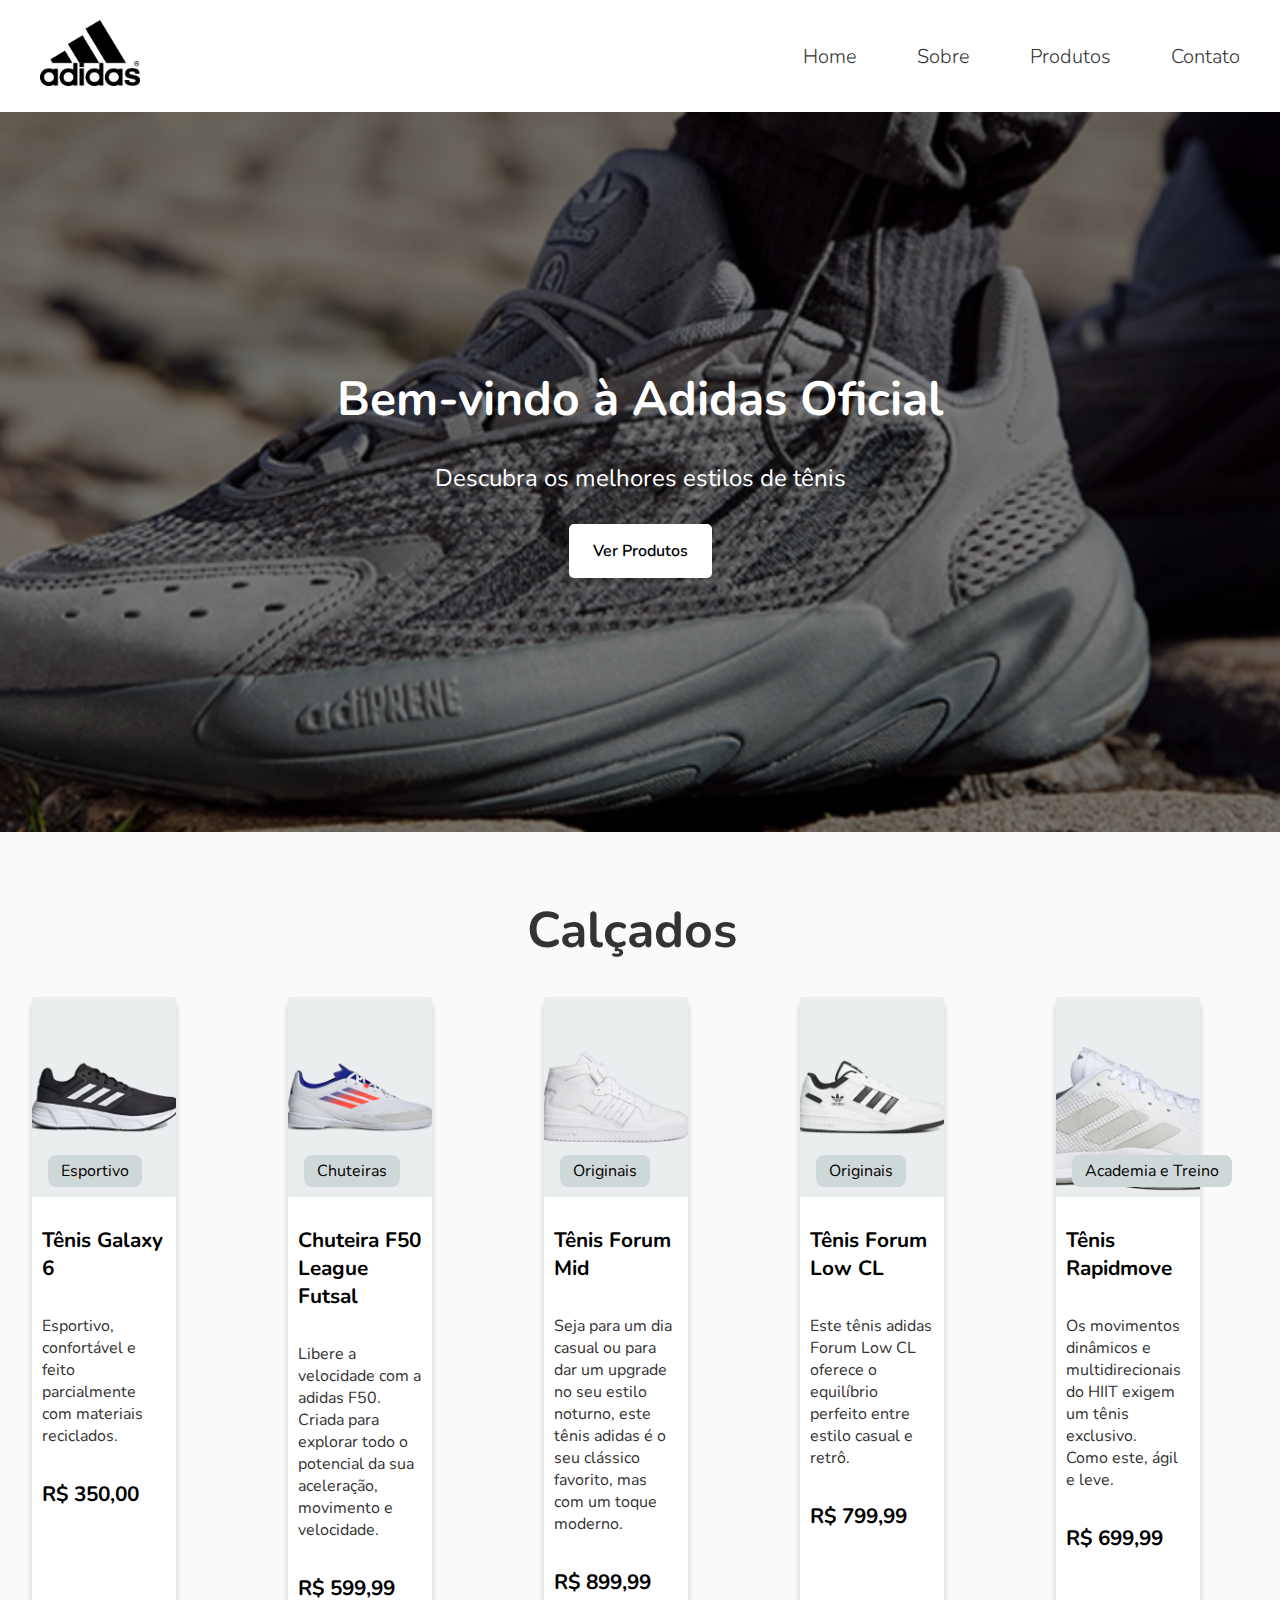
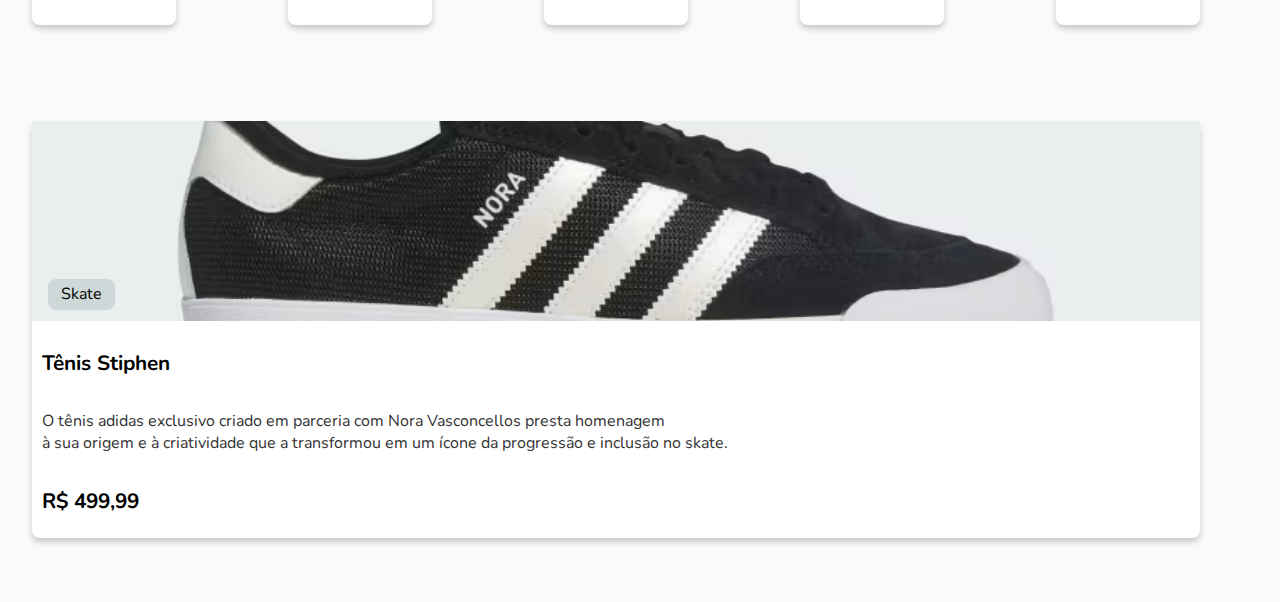
<file: Flexbox/index.html>
<!DOCTYPE html>
<html lang="pt">
<head>
    <meta charset="UTF-8">
    <meta name="viewport" content="width=device-width, initial-scale=1.0">
    <title>Flexbox</title>
    <link rel="stylesheet" href="/Flexbox/style.css">
</head>
<body>
    
    <header class="cabecalho">
        <div id="logo">
            <img src="/Flexbox/Imagem/adidas-39.png" alt="Logo da abibas">
        </div> 
        
        <nav>
            <ul class="menu-principal">
                <li><a href="#"></a>Home</li>
                <li><a href="#"></a>Sobre</li>
                <li><a href="#"></a>Produtos</li>
                <li><a href="#"></a>Contato</li>
            </ul>
        </nav>
    </header>

    <main> 
        <section class="hero">
            <div class="transparent-cover">
                <h1>Bem-vindo à Adidas Oficial</h1>
                <h3>Descubra os melhores estilos de tênis</h3>
                <a href="produtos.html" class="botao">Ver Produtos</a>
            </div>
        </section>

        <section class="package">
            <h2>Calçados</h2>   
                <div class="package-container">
                    <div class="package-card">
                        <img src="/Flexbox/Imagem/Tenis_Galaxy_6_Preto_GW3848_01_standard.avif" alt="Tênis Galaxy 6">
                            <spam class="category">Esportivo</spam> 
                            <h3>Tênis Galaxy 6</h3>
                            <p>Esportivo, confortável e feito parcialmente<br> 
                                com materiais reciclados.</p>
                            <h4 class="preco">R$ 350,00</h4>  
                    </div>

                    <div class="package-card">
                        <img src="/Flexbox/Imagem/Chuteira_F50_League_Futsal_Branco_IF1395_01_standard_hover.avif" alt="Chuteira F50 League Futsal">
                            <spam class="category">Chuteiras</spam> 
                            <h3>Chuteira F50 League Futsal</h3>
                            <p>Libere a velocidade com a adidas F50. Criada para explorar todo o potencial da sua aceleração, movimento e velocidade.</p>
                            <h4 class="preco">R$ 599,99</h4>  
                    </div>

                    <div class="package-card">
                        <img src="/Flexbox/Imagem/Tenis_Forum_Mid_Branco_IG3754_01_standard.avif" alt="Tênis Forum Mid">
                            <spam class="category">Originais</spam> 
                            <h3>Tênis Forum Mid</h3>
                            <p>Seja para um dia casual ou para dar um upgrade no seu estilo noturno,
                                este tênis adidas é o seu clássico favorito, mas com um toque moderno.</p>
                            <h4 class="preco">R$ 899,99</h4>  
                    </div>

                    <div class="package-card">
                        <img src="/Flexbox/Imagem/Tenis_Forum_Low_CL_Branco_IH7830_01_standard.avif" alt="Tênis Forum Low CL">
                            <spam class="category">Originais</spam> 
                            <h3>Tênis Forum Low CL</h3>
                            <p>Este tênis adidas Forum Low CL oferece o equilíbrio perfeito entre estilo casual e retrô.</p>
                            <h4 class="preco">R$ 799,99</h4>  
                    </div>

                    <div class="package-card">
                        <img src="/Flexbox/Imagem/Captura de tela 2024-09-06 205957.png" alt="Tênis Rapidmove">
                            <spam class="category">Academia e Treino</spam> 
                            <h3>Tênis Rapidmove</h3>
                            <p>Os movimentos dinâmicos e multidirecionais do HIIT exigem um tênis exclusivo.<br> 
                                Como este, ágil e leve.</p>
                            <h4 class="preco">R$ 699,99</h4>  
                    </div>

                    <div class="package-card">
                        <img src="/Flexbox/Imagem/Tenis_Nora_Preto_IG4115_01_standard.avif" alt="Tênis Stiphen">
                            <spam class="category">Skate</spam> 
                            <h3>Tênis Stiphen</h3>
                            <p>O tênis adidas exclusivo criado em parceria com Nora Vasconcellos presta homenagem<br>
                                à sua origem e à criatividade que a transformou em um ícone da progressão e inclusão no skate.</p>
                            <h4 class="preco">R$ 499,99</h4>  
                    </div>   
        </section>
    </main>


    <footer>


    </footer>








</body>
</html>
</file>
<file: Flexbox/style.css>
@import url('https://fonts.googleapis.com/css2?family=Nunito:ital,wght@0,200..1000;1,200..1000&display=swap');
    
    :root {
        --primary-color: #ffff;
        --second-color: black;
        --text-color: #333;
        --bg-color: #fafafa;
        --meta-color: #777;
        --heading-font: Arial, sans-serif;
        --body-font:  "Nunito", sans-serif;
    }


    * {
        margin: 0;
        padding: 0;
        box-sizing: border-box;
    }

    body {
        font-family: "Nunito", sans-serif;
        font-family: var(--body-font);
        background-color: var(--bg-color);
        color: var(--text-color);
    }

    .cabecalho {
        display: flex;
        justify-content: space-between;
        background-color: #ffff;
        padding: 20px 40px;
        align-items: center;   
    }

    #logo img {
        max-width: 100px;
    }

    .menu-principal {
        display: flex;
        gap: 60px;
        list-style: none;
        font-size: 20px;
        font-weight: 300;
    }

    .hero {
        background-image: url(/Flexbox/Imagem/header.jpg);
        background-size: cover;
        background-position: center;
        height: 80vh;
        width: 100%;
        text-align: center;
    }

    .transparent-cover {
        background-color: rgba(0, 0, 0, 0.5);
        height: 80vh;
        width: 100%;
        display: flex;
        justify-content: center;
        align-items: center;
        flex-direction: column;
        gap: 30px;
        color: white;
    }

    .transparent-cover h1 {
        font-size: 3rem;
        color: #ffff;
    }

    .transparent-cover h3 {
        font-size: 1.5rem;
        color: #ffff;
        font-weight: 400;
    }

    .botao {
        background-color: #ffff;
        text-decoration: none;
        color: black;
        padding: 1rem 1.5rem;
        border-radius: 5px;
        font-weight: 600;
        transition: background-color 0.8s ease;
    }

    .botao:hover {
        background-color: rgb(216, 216, 216);
    }

    .package {
        padding: 4rem 2rem;
    }

    .package h2 {
        text-align: center;
        margin-bottom: 2rem;
        font-size: 50px;
    }

    .package-container {
        display: flex;
        flex-wrap: wrap;
        gap: 6rem;
        justify-content: center;
    }

    .package-card {
        background-color: #ffff;
        border-radius: 0.5rem;
        box-shadow: 0 4px 6px rgba(0, 0, 0, 0.2);
        flex-basis: 27%;
        transition: transform 0.3s ease;
    }

    .package-card:hover {
        transform: translateY(-8px);
    }

    .package-card img {
        width: 100%;
        height: 200px;
        object-fit: cover;
    }

    .package-card .category {
        display: block;
        position: absolute;
        background-color: rgb(207, 216, 216);
        color: black;
        padding: 0.3rem 0.8rem;
        border-radius: 0.5rem;
        margin: -3rem 0 2rem 1rem;
    }

    .package-card h3 {
        font-size: 1.3rem;
        color: black;
        margin: 0.8rem 0;
        padding: 10px;
    }

    .package-card p {
        font-size: 1rem;
        margin: 0.8rem 0;
        padding: 10px;
    }

    .package-card .preco {
        font-size: 1.3rem;
        font-weight: 700; /* deixar a fonte mais grossa como negrito*/
        margin: 0.8rem 0;
        color: black;
        padding: 10px;
    }

    /* PARA DISPOSITIVEIS MOVEIS*/

    @media (min-width: 768px) {
    
        main {
            display: flex;
            flex-wrap: wrap;
        }
        
        .package {  
            flex: 2;
            margin-right: 1rem;        
        }

        .package-container {
            flex: 2;
            margin-right: 1rem;        
        }

        .package-card {
            flex: 2;
            margin-right: 1rem;
        }
    
        aside {
            flex: 1;
            margin-bottom: 1rem;
        }
    
        header {
            display: flex;
            justify-content: space-between;
            align-items: center;
        }
    }
</file>
